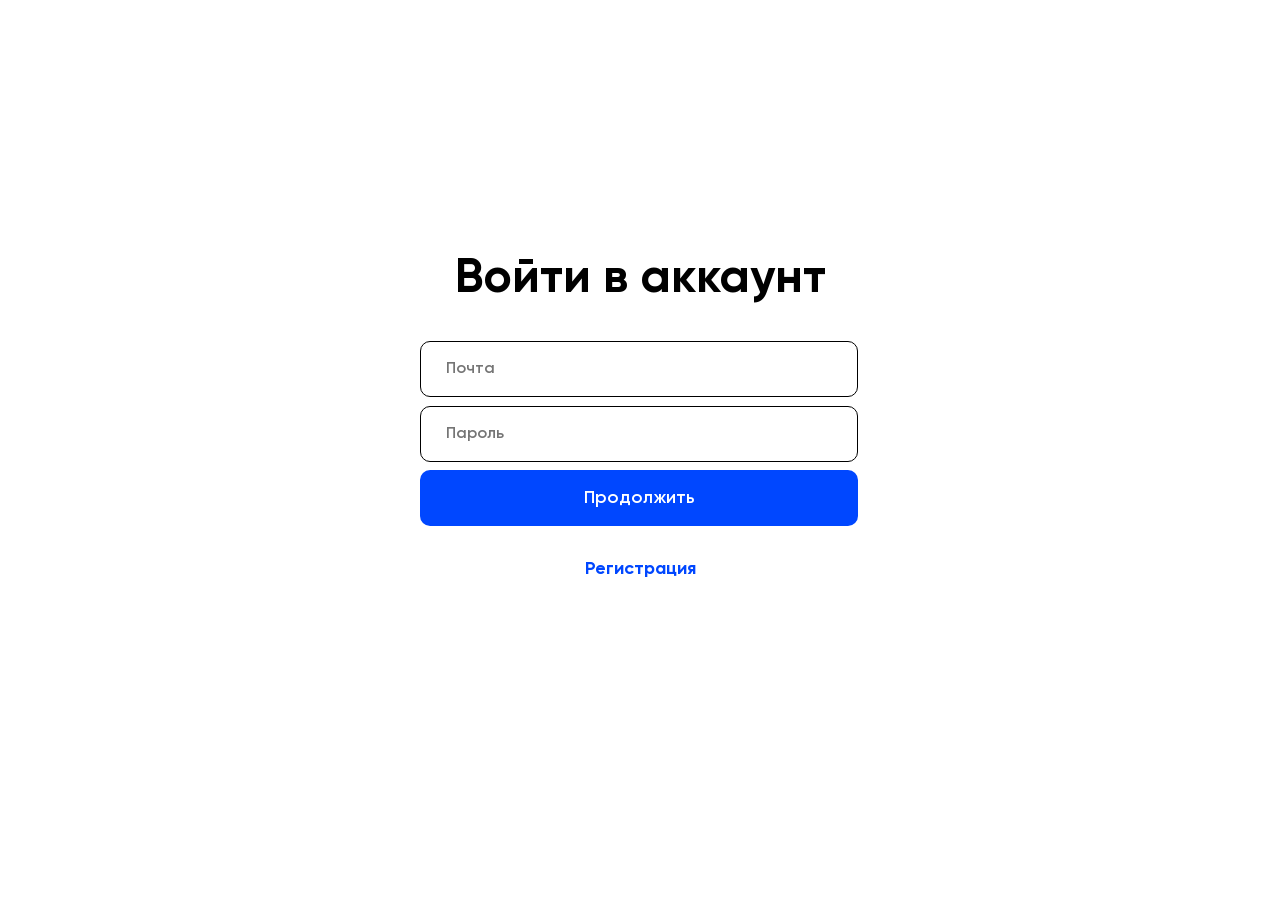
<file: log/index.html>
<html lang="en">

<head>
    <meta charset="UTF-8">
    <meta http-equiv="X-UA-Compatible" content="IE=edge">
    <meta name="viewport" content="width=device-width, initial-scale=1.0">
    <link rel="stylesheet" href="./style.css">
    <title>Log</title>
</head>

<body>
    <div class="container">
        <p class="text">Войти в аккаунт</p>
        <form name="form">
            <div class="box">
                <input type="email" placeholder="Почта" required class="inp" name="email">
                <input type="password" placeholder="Пароль" required class="inp" name="password">
                <button class="next">Продолжить</button>
            </div>
        </form>
        <p class="text2">Регистрация</p>
    </div>


    <script src="./script.js"></script>
</body>

</html>
</file>
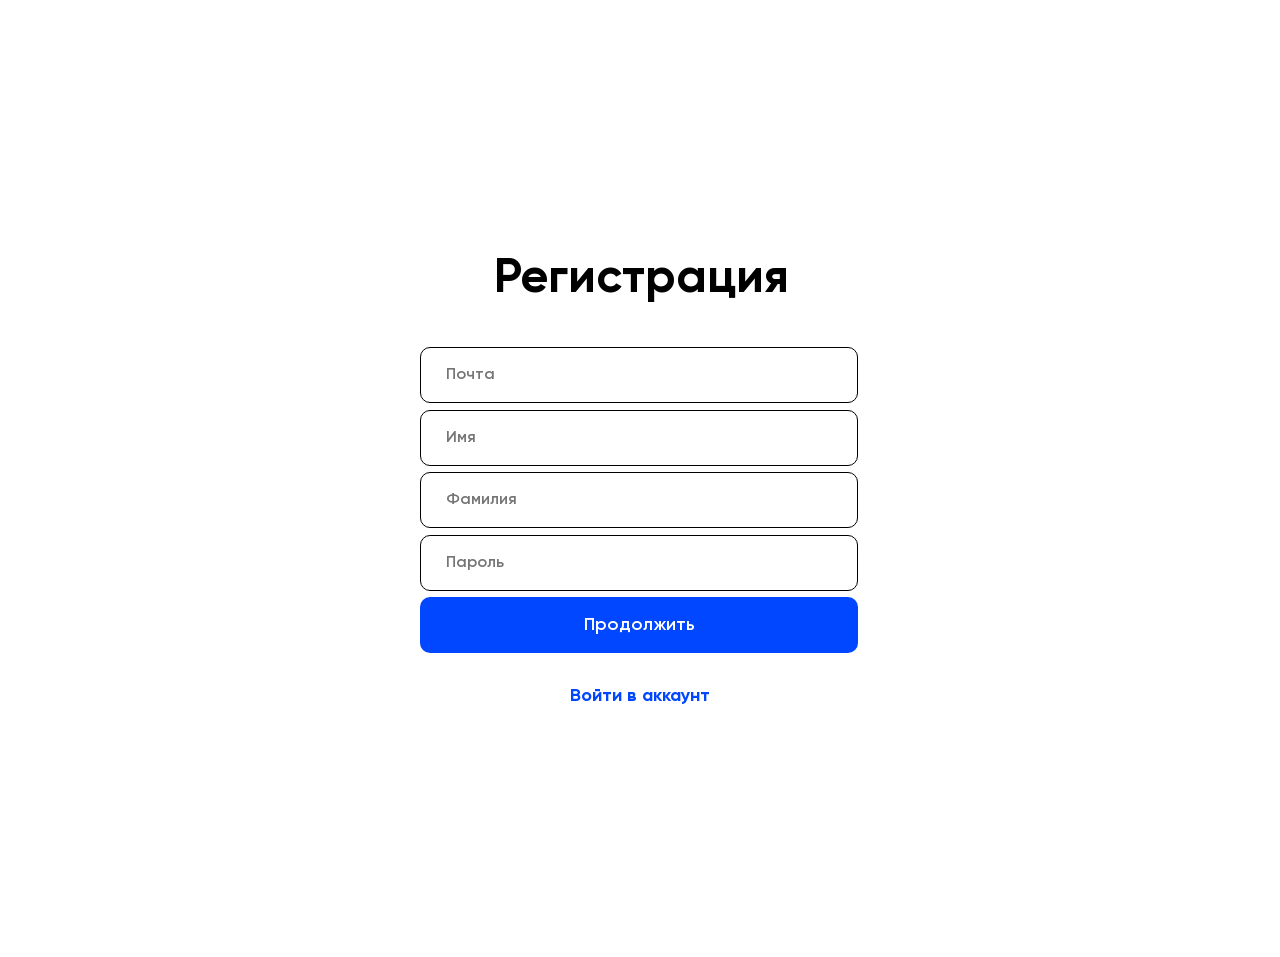
<file: registration/index.html>
<html lang="en">

<head>
    <meta charset="UTF-8">
    <meta http-equiv="X-UA-Compatible" content="IE=edge">
    <meta name="viewport" content="width=device-width, initial-scale=1.0">
    <link rel="stylesheet" href="./style.css">
    <title>Registration</title>
</head>

<body>
    <div class="container">
        <p class="text">Регистрация</p>
        <form name="form">
            <div class="box">
                <input type="email" placeholder="Почта" required class="inp" name="email">
                <input type="text" placeholder="Имя" required class="inp" name="name">
                <input type="text" placeholder="Фамилия" required class="inp" name="surname">
                <input type="password" placeholder="Пароль" required class="inp" name="password">
                <button class="next">Продолжить</button>
            </div>
        </form>
        <p class="text2">Войти в аккаунт</p>
    </div>

    <script src="./script.js"></script>
</body>

</html>
</file>
<file: log/style.css>
@font-face {
    font-family: 'Gilroy 400';
    src: url(../font/Gilroy-Regular.ttf);
}

@font-face {
    font-family: 'Gilroy 500';
    src: url(../font/Gilroy-Medium.ttf);
}

@font-face {
    font-family: 'Gilroy 600';
    src: url(../font/Gilroy-Semibold.ttf);
}

@font-face {
    font-family: 'Gilroy 700';
    src: url(../font/Gilroy-Bold.ttf);
}

* {
    margin: 0;
    padding: 0;
    box-sizing: border-box;
}

.container {
    margin: 250px auto;
    width: 440px;
}

.text {
    font-family: 'Gilroy 700';
    font-size: 48px;
    line-height: 59px;
    text-align: center;
    color: #000000;
    margin-bottom: 32px;
}
.box{
    height: 185px;
    width: 100%;
    display: flex;
    flex-direction: column;
    justify-content: space-between;
}
.inp{
    background: #FFFFFF;
    border: 1px solid #000000;
    border-radius: 10px;
    width: 438px;
    height: 56px;
    font-family: 'Gilroy 600';
    font-size: 16px;
    line-height: 20px;
    padding: 19px 25px;
    outline: none;
}
.next{
    width: 438px;
    height: 56px;
    background: #0047FF;
    border-radius: 10px;
    border: none;
    font-family: 'Gilroy 600';
    font-size: 18px;
    line-height: 22px;
    color: #FFFFFF;
}
.text2{
    font-family: 'Gilroy 700';
    margin-top: 32px;
    text-align: center;
    font-size: 18px;
    line-height: 22px;
    color: #0047FF;
}
</file>
<file: registration/style.css>
@font-face {
    font-family: 'Gilroy 400';
    src: url(../font/Gilroy-Regular.ttf);
}

@font-face {
    font-family: 'Gilroy 500';
    src: url(../font/Gilroy-Medium.ttf);
}

@font-face {
    font-family: 'Gilroy 600';
    src: url(../font/Gilroy-Semibold.ttf);
}

@font-face {
    font-family: 'Gilroy 700';
    src: url(../font/Gilroy-Bold.ttf);
}

* {
    margin: 0;
    padding: 0;
    box-sizing: border-box;
}

.container {
    margin: 250px auto;
    width: 440px;
}

.text {
    width: 292px;
    height: 59px;
    font-family: 'Gilroy 700';
    font-size: 48px;
    line-height: 59px;
    color: #000000;
    margin: 0 auto 38px;
}

.box {
    display: flex;
    flex-direction: column;
    height: 306px;
    width: fit-content;
    justify-content: space-between;
}

.inp {
    background: #FFFFFF;
    border: 1px solid #000000;
    border-radius: 10px;
    width: 438px;
    height: 56px;
    font-family: 'Gilroy 600';
    font-size: 16px;
    line-height: 20px;
    padding: 19px 25px;
    outline: none;
}

.next {
    width: 438px;
    height: 56px;
    background: #0047FF;
    border-radius: 10px;
    border: none;
    font-family: 'Gilroy 600';
    font-size: 18px;
    line-height: 22px;
    color: #FFFFFF;
}

.text2 {
    font-family: 'Gilroy 700';
    margin-top: 32px;
    text-align: center;
    font-size: 18px;
    line-height: 22px;
    color: #0047FF;
}
</file>
